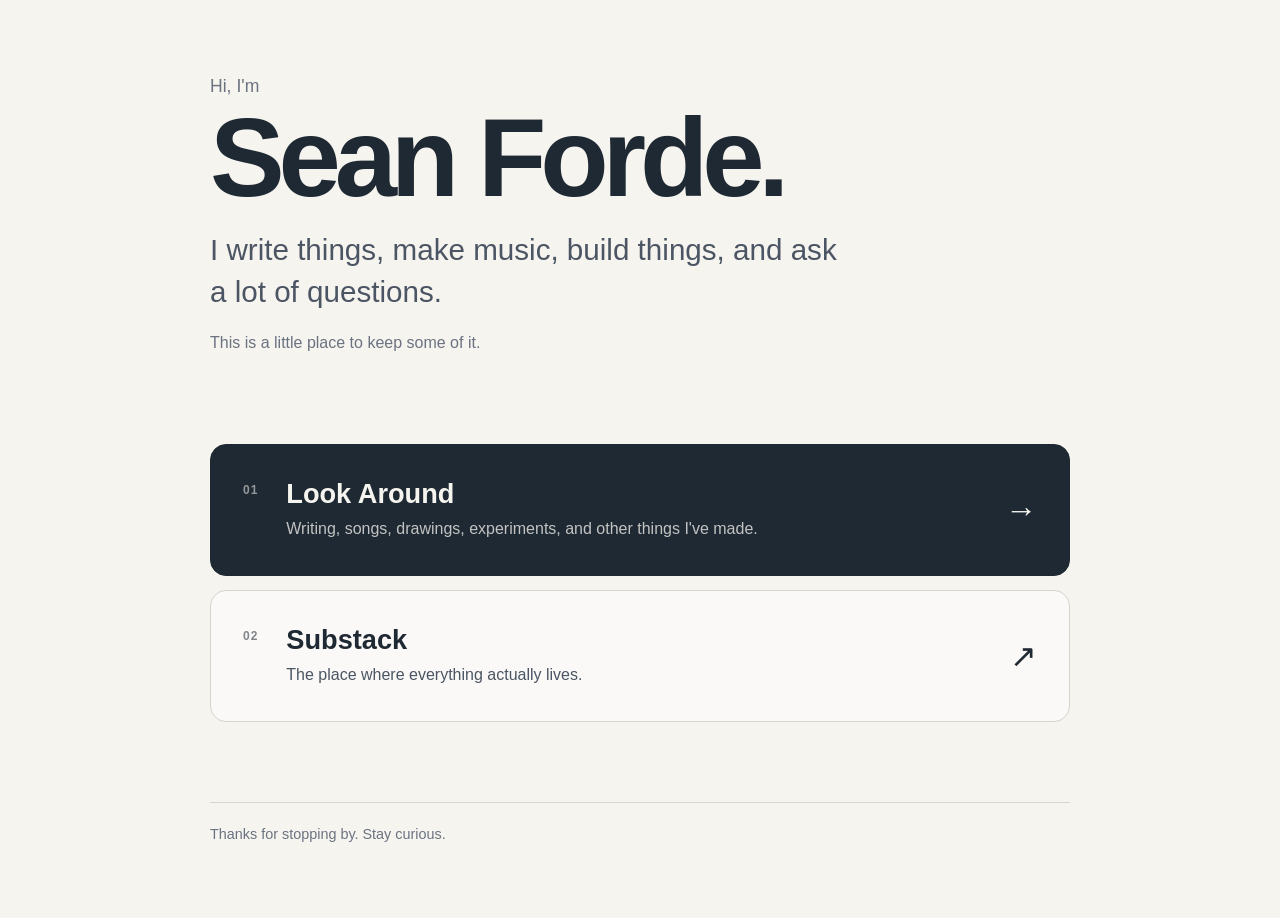
<file: index.html>
<!DOCTYPE html>
<html lang="en">

<head>

    <!-- =========================================================
         PAGE SETUP
         ========================================================= -->

    <meta charset="UTF-8">

    <meta name="viewport" content="width=device-width, initial-scale=1.0">

    <meta name="description" content="Sean Forde — writer, musician, builder, and curious person.">

    <title>Sean Forde</title>


    <!-- =========================================================
         SHARED STYLES
         ========================================================= -->

    <link rel="stylesheet" href="styles.css">

</head>


<body>

    <main class="home">


        <!-- =====================================================
             INTRODUCTION

             This is the handshake.

             Someone may have arrived here because they just met
             Sean, scanned a QR code, followed a link, or wondered
             what he makes.

             Keep this human before making it informational.
             ===================================================== -->

        <header class="home-intro">

            <p class="home-hello">
                Hi, I'm
            </p>

            <h1>
                Sean Forde.
            </h1>

            <p class="home-subtitle">
                I write things, make music, build things,
                and ask a lot of questions.
            </p>

            <p class="home-introduction">
                This is a little place to keep some of it.
            </p>

        </header>


        <!-- =====================================================
             MAIN DOORS

             These are intentionally broad.

             A new visitor shouldn't need to understand the site's
             taxonomy before deciding where to go.
             ===================================================== -->

        <nav class="home-doors" aria-label="Explore Sean Forde's work">


            <!-- =================================================
                 EXPLORE

                 This routes into the archive we just built.

                 From there, visitors can browse Writing, Music,
                 Visual Art, Essays, Songs, Voice Memos, Topics,
                 and whatever else eventually appears.
                 ================================================= -->

            <a class="home-card home-card-primary" href="substackPosts.html">

                <span class="home-card-number">
                    01
                </span>

                <span class="home-card-content">

                    <span class="home-card-title">
                        Look Around
                    </span>

                    <span class="home-card-description">
                        Writing, songs, drawings, experiments,
                        and other things I've made.
                    </span>

                </span>

                <span class="home-card-arrow" aria-hidden="true">
                    →
                </span>

            </a>


            <!-- =================================================
                 SUBSTACK

                 Direct route for someone who already knows what
                 they're looking for or wants to subscribe.
                 ================================================= -->

            <a class="home-card" href="https://smichaelforde.substack.com/" target="_blank" rel="noopener noreferrer">

                <span class="home-card-number">
                    02
                </span>

                <span class="home-card-content">

                    <span class="home-card-title">
                        Substack
                    </span>

                    <span class="home-card-description">
                        The place where everything actually lives.
                    </span>

                </span>

                <span class="home-card-arrow" aria-hidden="true">
                    ↗
                </span>

            </a>

        </nav>


        <!-- =====================================================
             SMALL HUMAN NOTE

             Not a mission statement.
             Not a professional biography.

             Just enough personality to make the page feel inhabited.
             ===================================================== -->

        <footer class="home-footer">

            <p>
                Thanks for stopping by.
                Stay curious.
            </p>

        </footer>

    </main>

</body>

</html>
</file>
<file: styles.css>
/*
 * styles.css
 *
 * Shared styles for seanforde.com.
 *
 * CURRENT RESPONSIBILITIES
 *
 * - Establish the visual language of the site.
 * - Keep text readable at every window size.
 * - Present the Substack archive as a browsable collection.
 * - Make archive navigation comfortable with mouse,
 *   keyboard, and touch.
 * - Adapt naturally from phones to large monitors.
 *
 * JavaScript decides WHAT appears.
 * HTML provides STRUCTURE.
 * CSS decides HOW it appears.
 */


/* =========================================================
   DESIGN VARIABLES

   Keeping recurring values here makes the visual system
   easier to adjust later without hunting through the file.
   ========================================================= */

:root {

    --background:
        #f6f4ef;

    --text:
        #1f2933;

    --text-secondary:
        #4b5563;

    --text-muted:
        #6b7280;

    --border:
        #d8d5ce;

    --surface:
        rgba(255, 255, 255, 0.38);

    --active:
        #1f2933;

    --active-text:
        #ffffff;

    --focus:
        #1f2933;

    --content-width:
        1120px;

    --sidebar-width:
        220px;
}


/* =========================================================
   GLOBAL RESET
   ========================================================= */

*,
*::before,
*::after {
    box-sizing: border-box;
}


/* =========================================================
   DOCUMENT
   ========================================================= */

html {
    font-size: 16px;

    /*
     * Prevent automatic text enlargement from producing
     * unexpected layouts on some mobile browsers.
     */

    -webkit-text-size-adjust: 100%;
}


body {
    margin: 0;

    min-width: 0;

    font-family:
        Arial,
        Helvetica,
        sans-serif;

    background:
        var(--background);

    color:
        var(--text);

    line-height: 1.6;

    overflow-wrap:
        break-word;
}


/* =========================================================
   MEDIA DEFAULTS

   Prevent images and other media from exceeding their
   containers.
   ========================================================= */

img,
svg,
video {
    max-width: 100%;
}


/* =========================================================
   MAIN PAGE

   The archive now needs more horizontal room than the
   original single-column page because it contains:

   sidebar + reading column

   The posts themselves remain comfortably constrained.
   ========================================================= */

main {
    width:
        min(calc(100% - 48px),
            var(--content-width));

    margin-inline:
        auto;

    padding-block:
        clamp(32px, 6vw, 72px);
}


/* =========================================================
   LINKS
   ========================================================= */

a {
    color: inherit;
}


/* =========================================================
   KEYBOARD FOCUS

   :focus-visible means keyboard users get a clear focus
   indicator without adding unnecessary outlines to normal
   mouse/touch interactions.
   ========================================================= */

a:focus-visible,
button:focus-visible {
    outline:
        3px solid var(--focus);

    outline-offset:
        3px;
}


/* =========================================================
   RETURN NAVIGATION
   ========================================================= */

.back {
    display:
        inline-block;

    margin-bottom:
        clamp(28px, 5vw, 48px);

    color:
        var(--text-muted);

    text-decoration:
        none;

    font-weight:
        500;
}


.back:hover {
    color:
        var(--text);

    text-decoration:
        underline;
}


/* =========================================================
   PAGE HEADER
   ========================================================= */

.archive-header {
    max-width:
        760px;

    margin-bottom:
        clamp(32px, 5vw, 56px);
}


h1 {
    margin:
        0 0 12px;

    font-size:
        clamp(2.25rem, 6vw, 3.5rem);

    line-height:
        1.05;

    letter-spacing:
        -0.035em;
}


.subtitle {
    max-width:
        40rem;

    margin:
        0;

    font-size:
        clamp(1.05rem, 2vw, 1.25rem);

    line-height:
        1.5;

    color:
        var(--text-secondary);
}


/* =========================================================
   ARCHIVE LAYOUT

   Larger screens:

   ┌──────────────┬─────────────────────────┐
   │ Browse       │ Posts                   │
   │              │                         │
   │ Medium       │                         │
   │ Format       │                         │
   │ State        │                         │
   │ Topic        │                         │
   └──────────────┴─────────────────────────┘
   ========================================================= */

.archive-layout {
    display:
        grid;

    grid-template-columns:
        var(--sidebar-width) minmax(0, 1fr);

    gap:
        clamp(40px, 6vw, 80px);

    align-items:
        start;
}


/* =========================================================
   ARCHIVE SIDEBAR

   Sticky navigation means someone exploring a long archive
   does not lose their way while scrolling through posts.
   ========================================================= */

.archive-sidebar {
    position:
        sticky;

    top:
        24px;

    min-width:
        0;
}


/* =========================================================
   SIDEBAR HEADER
   ========================================================= */

.archive-sidebar-header {
    margin-bottom:
        20px;
}


.archive-sidebar-title {
    margin:
        0;

    font-size:
        0.85rem;

    font-weight:
        700;

    line-height:
        1.3;

    letter-spacing:
        0.08em;

    text-transform:
        uppercase;

    color:
        var(--text-muted);
}


/* =========================================================
   ARCHIVE NAVIGATION
   ========================================================= */

.archive-navigation {
    display:
        flex;

    flex-direction:
        column;

    gap:
        28px;
}


/* =========================================================
   FILTER GROUP

   Medium
       Music
       Writing

   Format
       Essay
       Song
   ========================================================= */

.archive-filter-group {
    margin:
        0;
}


.archive-filter-heading {
    margin:
        0 0 8px;

    font-size:
        0.78rem;

    font-weight:
        700;

    line-height:
        1.3;

    letter-spacing:
        0.07em;

    text-transform:
        uppercase;

    color:
        var(--text-muted);
}


.archive-filter-list {
    display:
        flex;

    flex-direction:
        column;

    gap:
        2px;
}


/* =========================================================
   FILTER BUTTONS

   Buttons intentionally look more like navigation than
   application controls.

   Minimum height makes them easy touch targets while still
   keeping the sidebar visually quiet.
   ========================================================= */

.archive-filter {
    display:
        flex;

    align-items:
        center;

    justify-content:
        space-between;

    gap:
        12px;

    width:
        100%;

    min-height:
        42px;

    padding:
        8px 10px;

    border:
        0;

    border-radius:
        6px;

    background:
        transparent;

    color:
        var(--text-secondary);

    font:
        inherit;

    line-height:
        1.3;

    text-align:
        left;

    cursor:
        pointer;

    appearance:
        none;

    -webkit-appearance:
        none;
}


.archive-filter:hover {
    background:
        var(--surface);

    color:
        var(--text);
}


/* =========================================================
   ACTIVE FILTER

   The selected category should be immediately apparent,
   but it does not need to dominate the interface.
   ========================================================= */

.archive-filter.is-active {
    background:
        var(--active);

    color:
        var(--active-text);
}


.archive-filter-label {
    min-width:
        0;
}


.archive-filter-count {
    flex:
        0 0 auto;

    font-size:
        0.8rem;

    opacity:
        0.65;

    font-variant-numeric:
        tabular-nums;
}


/* =========================================================
   ALL POSTS

   Slight separation makes this function as the archive's
   "home" button.
   ========================================================= */

.archive-filter-all {
    margin-bottom:
        2px;

    font-weight:
        600;
}


/* =========================================================
   ARCHIVE CONTENT
   ========================================================= */

.archive-content {
    min-width:
        0;

    width:
        100%;

    max-width:
        760px;
}


.archive-posts,
#posts {
    width:
        100%;
}


/* =========================================================
   STATUS / LOADING / ERRORS
   ========================================================= */

.archive-status,
#status {
    margin:
        0 0 24px;

    color:
        var(--text-muted);
}


/* =========================================================
   POST CARD

   The entire post remains one large link.

   There are no small "Read more" targets to hunt for,
   which is especially helpful after entering from a QR
   code on a phone.
   ========================================================= */

.post {
    display:
        block;

    width:
        100%;

    padding-block:
        clamp(24px, 4vw, 36px);

    border-bottom:
        1px solid var(--border);

    color:
        inherit;

    text-decoration:
        none;
}


.post:first-child {
    border-top:
        1px solid var(--border);
}


/* =========================================================
   POST HOVER

   Keep the interaction restrained. The title communicates
   clickability rather than moving the entire card around.
   ========================================================= */

.post:hover .post-title {
    text-decoration:
        underline;

    text-decoration-thickness:
        1px;

    text-underline-offset:
        3px;
}


/* =========================================================
   POST IMAGE
   ========================================================= */

.post-image {
    display:
        block;

    width:
        100%;

    height:
        auto;

    aspect-ratio:
        16 / 9;

    margin-bottom:
        20px;

    object-fit:
        cover;

    border-radius:
        8px;

    background:
        var(--border);
}


/* =========================================================
   POST TITLE
   ========================================================= */

.post-title {
    margin:
        0 0 6px;

    font-size:
        clamp(1.2rem, 2.5vw, 1.45rem);

    font-weight:
        600;

    line-height:
        1.3;
}


/* =========================================================
   POST DATE
   ========================================================= */

.post-date {
    margin:
        0 0 12px;

    font-size:
        0.9rem;

    color:
        var(--text-muted);
}


/* =========================================================
   POST DESCRIPTION

   ch limits line length based roughly on character width,
   which keeps prose comfortable to read.
   ========================================================= */

.post-description {
    max-width:
        65ch;

    margin:
        0;

    font-size:
        clamp(0.95rem, 1.8vw, 1rem);

    line-height:
        1.65;

    color:
        var(--text-secondary);
}


/* =========================================================
   TABLETS / NARROW LAPTOP WINDOWS

   At this point the permanent left sidebar begins taking
   too much space.

   Navigation moves above the posts and becomes a compact,
   horizontally organized browsing area.

   No JavaScript changes are required.
   ========================================================= */

@media (max-width: 800px) {

    main {
        width:
            min(calc(100% - 40px),
                760px);
    }


    .archive-layout {
        display:
            block;
    }


    .archive-sidebar {
        position:
            static;

        width:
            100%;

        margin-bottom:
            36px;

        padding:
            18px;

        border:
            1px solid var(--border);

        border-radius:
            10px;

        background:
            var(--surface);
    }


    .archive-sidebar-header {
        margin-bottom:
            14px;
    }


    /*
     * Navigation sections wrap naturally instead of
     * becoming one extremely tall sidebar.
     */

    .archive-navigation {
        display:
            grid;

        grid-template-columns:
            repeat(2,
                minmax(0, 1fr));

        gap:
            22px 28px;
    }


    /*
     * All Posts should remain the obvious starting point.
     */

    .archive-filter-all {
        grid-column:
            1 / -1;

        width:
            100%;
    }


    .archive-filter {
        min-height:
            44px;
    }


    .archive-content {
        max-width:
            none;
    }
}


/* =========================================================
   PHONES

   One column.

   Category buttons become comfortable finger-sized
   navigation.

   This is especially important because QR-code visitors
   are very likely to arrive here on a phone.
   ========================================================= */

@media (max-width: 560px) {

    main {
        width:
            min(calc(100% - 32px),
                760px);

        padding-block:
            28px 48px;
    }


    .back {
        margin-bottom:
            28px;
    }


    .archive-header {
        margin-bottom:
            28px;
    }


    h1 {
        font-size:
            clamp(2rem, 11vw, 2.75rem);
    }


    .subtitle {
        font-size:
            1rem;
    }


    .archive-sidebar {
        margin-bottom:
            28px;

        padding:
            16px;
    }


    /*
     * A single column is easier to scan and tap on narrow
     * phones than squeezing two taxonomy columns together.
     */

    .archive-navigation {
        grid-template-columns:
            1fr;

        gap:
            20px;
    }


    .archive-filter-list {
        gap:
            3px;
    }


    /*
     * 48px provides a generous touch target.
     */

    .archive-filter {
        min-height:
            48px;

        padding:
            10px 12px;
    }


    /*
     * A slightly taller image works better on narrow
     * portrait screens.
     */

    .post-image {
        aspect-ratio:
            4 / 3;

        border-radius:
            6px;
    }


    .post {
        padding-block:
            26px;
    }
}


/* =========================================================
   VERY SMALL PHONES

   Preserve usable space even on unusually narrow windows.
   ========================================================= */

@media (max-width: 360px) {

    main {
        width:
            calc(100% - 24px);
    }


    .archive-sidebar {
        padding:
            12px;
    }
}


/* =========================================================
   LARGE SCREENS

   Allow the sidebar/archive relationship to breathe while
   preventing the site from becoming excessively wide.
   ========================================================= */

@media (min-width: 1200px) {

    main {
        width:
            min(calc(100% - 96px),
                var(--content-width));
    }
}


/* =========================================================
   TOUCH DEVICES

   Hover effects are useful with a mouse but shouldn't be
   necessary for understanding the interface.
   ========================================================= */

@media (hover: none) {

    .archive-filter:hover {
        background:
            transparent;

        color:
            var(--text-secondary);
    }


    .archive-filter.is-active:hover {
        background:
            var(--active);

        color:
            var(--active-text);
    }


    .post:hover .post-title {
        text-decoration:
            none;
    }
}


/* =========================================================
   REDUCED MOTION

   Respect the visitor's operating-system accessibility
   preference if animation is introduced later.
   ========================================================= */

@media (prefers-reduced-motion: reduce) {

    *,
    *::before,
    *::after {
        scroll-behavior:
            auto !important;

        transition:
            none !important;

        animation:
            none !important;
    }
}

/* =========================================================
   HOME / CALLING CARD

   seanforde.com is the front door.

   The goal is not to explain everything Sean does.
   The goal is to make someone curious enough to walk
   through another door.
   ========================================================= */

.home {
    max-width:
        860px;
}


/* =========================================================
   INTRODUCTION
   ========================================================= */

.home-intro {
    max-width:
        720px;

    margin-bottom:
        clamp(48px, 9vw, 88px);
}


.home-hello {
    margin:
        0 0 6px;

    font-size:
        clamp(1rem, 2vw, 1.1rem);

    color:
        var(--text-muted);
}


.home-intro h1 {
    margin-bottom:
        20px;

    font-size:
        clamp(3.5rem, 11vw, 7rem);

    line-height:
        0.92;

    letter-spacing:
        -0.055em;
}


.home-subtitle {
    max-width:
        650px;

    margin:
        0;

    font-size:
        clamp(1.35rem, 3vw, 1.85rem);

    line-height:
        1.4;

    color:
        var(--text-secondary);
}


.home-introduction {
    margin:
        18px 0 0;

    font-size:
        1rem;

    color:
        var(--text-muted);
}


/* =========================================================
   MAIN DOORS
   ========================================================= */

.home-doors {
    display:
        grid;

    gap:
        14px;
}


/* =========================================================
   HOME CARD

   These are less like traditional "cards" and more like
   large doors.

   The whole surface is clickable and comfortably sized
   for somebody arriving on a phone from a QR code.
   ========================================================= */

.home-card {
    display:
        grid;

    grid-template-columns:
        auto minmax(0, 1fr) auto;

    gap:
        clamp(16px, 3vw, 28px);

    align-items:
        center;

    min-height:
        132px;

    padding:
        clamp(22px, 4vw, 32px);

    border:
        1px solid var(--border);

    border-radius:
        16px;

    background:
        rgba(255, 255, 255, 0.45);

    color:
        inherit;

    text-decoration:
        none;
}


/* =========================================================
   PRIMARY DOOR

   "Look Around" is the site's main invitation.
   ========================================================= */

.home-card-primary {
    background:
        var(--text);

    border-color:
        var(--text);

    color:
        var(--background);
}


/* =========================================================
   CARD NUMBER
   ========================================================= */

.home-card-number {
    align-self:
        start;

    padding-top:
        4px;

    font-size:
        0.75rem;

    font-weight:
        700;

    letter-spacing:
        0.08em;

    opacity:
        0.55;
}


/* =========================================================
   CARD CONTENT
   ========================================================= */

.home-card-content {
    display:
        block;

    min-width:
        0;
}


.home-card-title {
    display:
        block;

    margin-bottom:
        6px;

    font-size:
        clamp(1.35rem, 3vw, 1.7rem);

    font-weight:
        600;

    line-height:
        1.2;
}


.home-card-description {
    display:
        block;

    max-width:
        540px;

    line-height:
        1.5;

    color:
        var(--text-secondary);
}


.home-card-primary .home-card-description {
    color:
        rgba(246, 244, 239, 0.76);
}


/* =========================================================
   ARROW
   ========================================================= */

.home-card-arrow {
    font-size:
        clamp(1.5rem, 4vw, 2rem);

    line-height:
        1;
}


/* =========================================================
   MOUSE INTERACTION

   Keep this subtle.

   The site should feel alive, not like a dashboard full
   of animated UI components.
   ========================================================= */

@media (hover: hover) {

    .home-card {
        transition:
            transform 150ms ease,
            background-color 150ms ease;
    }


    .home-card:hover {
        transform:
            translateX(4px);

        background:
            rgba(255, 255, 255, 0.75);
    }


    .home-card-primary:hover {
        background:
            #303b46;
    }


    .home-card:hover .home-card-title {
        text-decoration:
            underline;

        text-decoration-thickness:
            1px;

        text-underline-offset:
            4px;
    }
}


/* =========================================================
   FOOTER
   ========================================================= */

.home-footer {
    margin-top:
        clamp(48px, 8vw, 80px);

    padding-top:
        20px;

    border-top:
        1px solid var(--border);

    color:
        var(--text-muted);

    font-size:
        0.9rem;
}


.home-footer p {
    margin:
        0;
}


/* =========================================================
   HOME — PHONE
   ========================================================= */

@media (max-width: 560px) {

    .home-intro {
        margin-bottom:
            44px;
    }


    .home-intro h1 {
        font-size:
            clamp(3.3rem, 18vw, 5rem);
    }


    .home-subtitle {
        font-size:
            1.25rem;
    }


    .home-card {
        grid-template-columns:
            1fr auto;

        min-height:
            128px;

        padding:
            20px;
    }


    /*
     * On narrow screens the tiny sequence number isn't
     * useful enough to justify taking horizontal space.
     */

    .home-card-number {
        display:
            none;
    }


    .home-card-title {
        font-size:
            1.35rem;
    }


    .home-card-description {
        font-size:
            0.95rem;
    }


    .home-card-arrow {
        align-self:
            center;
    }
}
</file>
